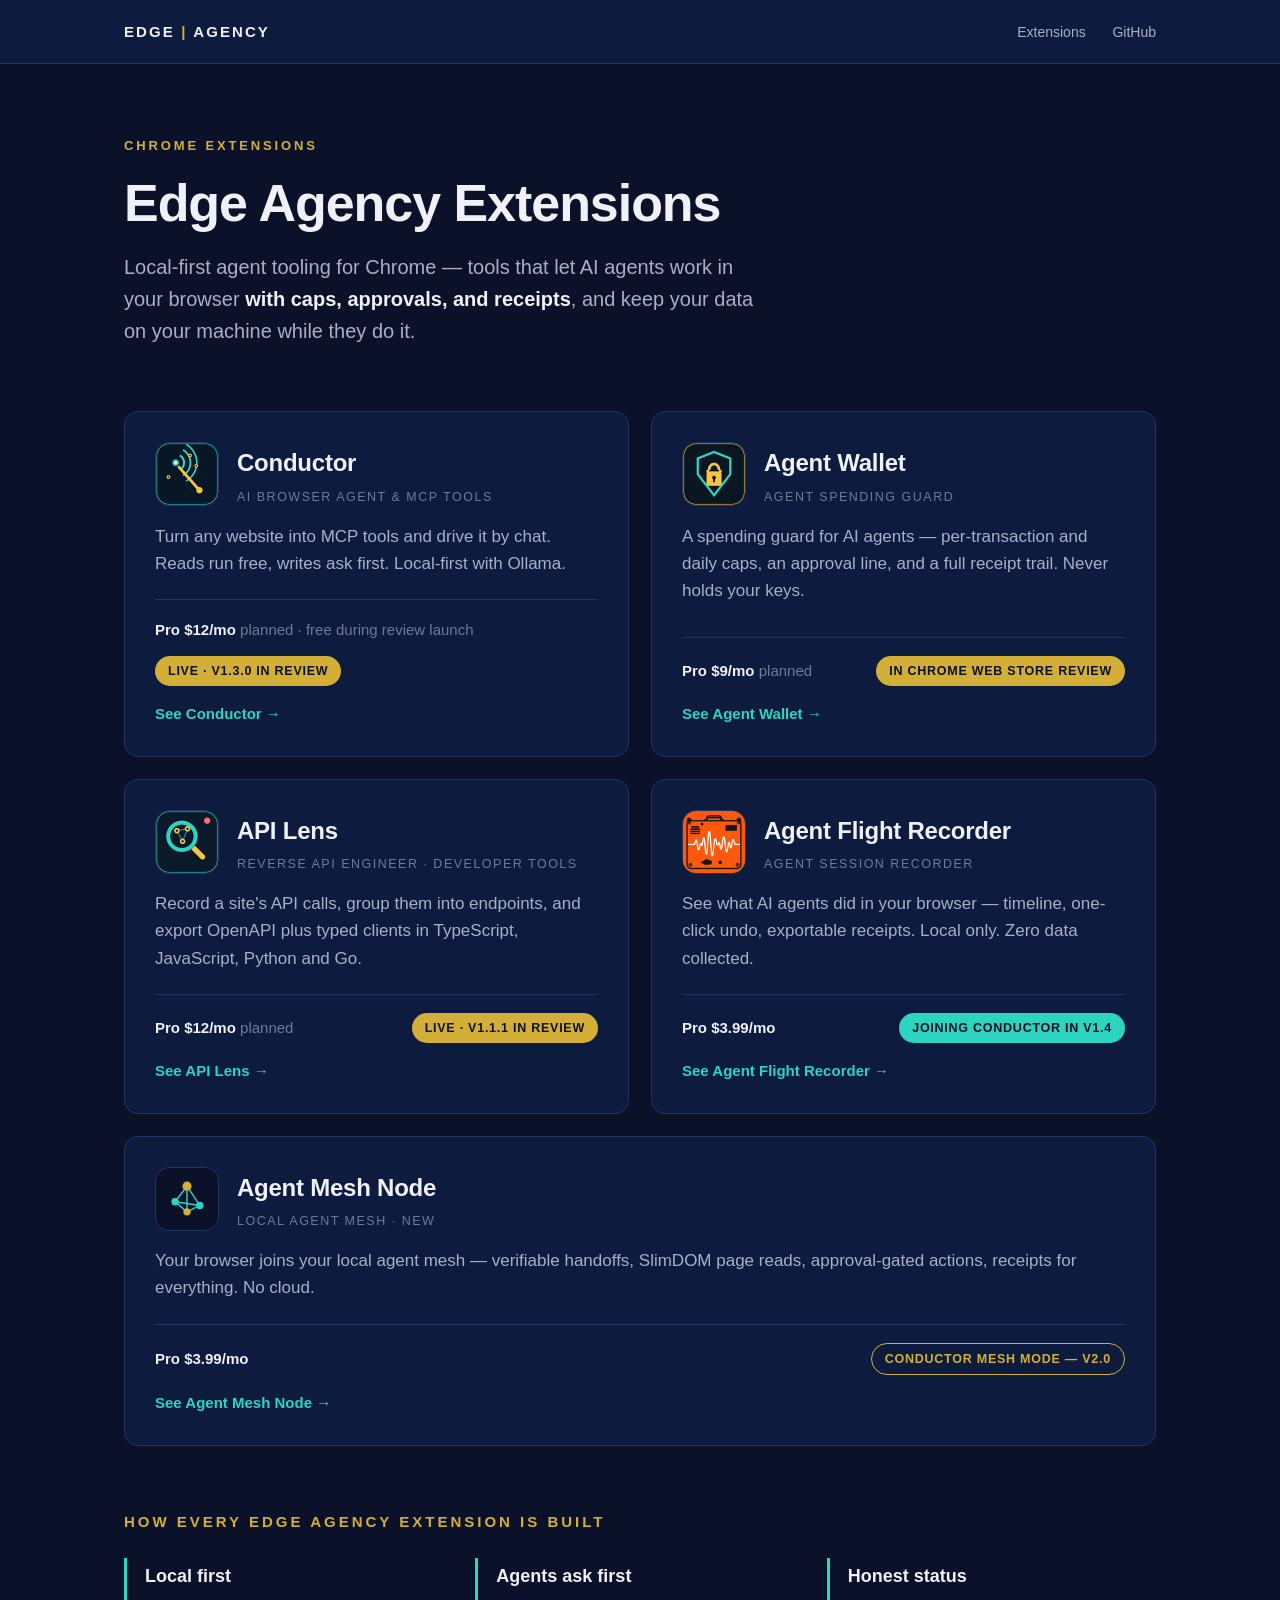
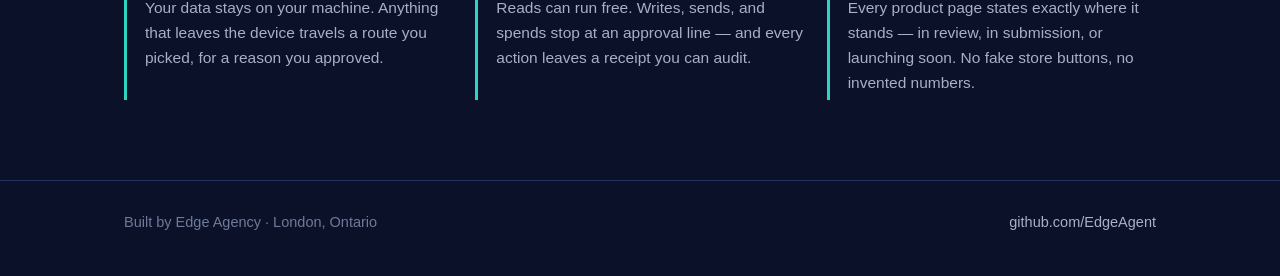
<file: index.html>
<!DOCTYPE html>
<html lang="en">
<head>
<meta charset="UTF-8">
<meta name="viewport" content="width=device-width, initial-scale=1.0">
<title>Edge Agency Extensions — Local-First Agent Tooling for Chrome</title>
<meta name="description" content="Local-first agent tooling for Chrome: browser agents, spending guards, API capture, session recording, and a local mesh node. Built by Edge Agency, London, Ontario.">
<link rel="stylesheet" href="assets/style.css">
</head>
<body>

<header class="site-header">
  <div class="wrap">
    <div class="brand">Edge <span class="bar">|</span> Agency</div>
    <nav>
      <a href="#extensions">Extensions</a>
      <a href="https://github.com/EdgeAgent">GitHub</a>
    </nav>
  </div>
</header>

<main class="wrap">

  <section class="hero">
    <p class="eyebrow">Chrome Extensions</p>
    <h1>Edge Agency Extensions</h1>
    <p class="subline">Local-first agent tooling for Chrome — tools that let AI agents
    work in your browser <strong>with caps, approvals, and receipts</strong>, and keep
    your data on your machine while they do it.</p>
  </section>

  <section class="grid" id="extensions">

    <article class="card">
      <div class="card-top">
        <div class="card-icon"><img src="assets/conductor-icon.png" alt="Conductor icon"></div>
        <div>
          <h2><a href="conductor/">Conductor</a></h2>
          <p class="cat">AI Browser Agent &amp; MCP Tools</p>
        </div>
      </div>
      <p class="pitch">Turn any website into MCP tools and drive it by chat. Reads run
      free, writes ask first. Local-first with Ollama.</p>
      <div class="card-meta">
        <div class="price">Pro $12/mo <span>planned · free during review launch</span></div>
        <span class="badge">Live · v1.3.0 in review</span>
      </div>
      <a class="details-link" href="conductor/">See Conductor →</a>
    </article>

    <article class="card">
      <div class="card-top">
        <div class="card-icon"><img src="assets/agent-wallet-icon.png" alt="Agent Wallet icon"></div>
        <div>
          <h2><a href="agent-wallet/">Agent Wallet</a></h2>
          <p class="cat">Agent Spending Guard</p>
        </div>
      </div>
      <p class="pitch">A spending guard for AI agents — per-transaction and daily caps,
      an approval line, and a full receipt trail. Never holds your keys.</p>
      <div class="card-meta">
        <div class="price">Pro $9/mo <span>planned</span></div>
        <span class="badge">In Chrome Web Store review</span>
      </div>
      <a class="details-link" href="agent-wallet/">See Agent Wallet →</a>
    </article>

    <article class="card">
      <div class="card-top">
        <div class="card-icon"><img src="assets/api-lens-icon.png" alt="API Lens icon"></div>
        <div>
          <h2><a href="api-lens/">API Lens</a></h2>
          <p class="cat">Reverse API Engineer · Developer Tools</p>
        </div>
      </div>
      <p class="pitch">Record a site's API calls, group them into endpoints, and export
      OpenAPI plus typed clients in TypeScript, JavaScript, Python and Go.</p>
      <div class="card-meta">
        <div class="price">Pro $12/mo <span>planned</span></div>
        <span class="badge">Live · v1.1.1 in review</span>
      </div>
      <a class="details-link" href="api-lens/">See API Lens →</a>
    </article>

    <article class="card">
      <div class="card-top">
        <div class="card-icon"><img src="assets/flight-recorder-icon.png" alt="Agent Flight Recorder icon"></div>
        <div>
          <h2><a href="flight-recorder/">Agent Flight Recorder</a></h2>
          <p class="cat">Agent Session Recorder</p>
        </div>
      </div>
      <p class="pitch">See what AI agents did in your browser — timeline, one-click
      undo, exportable receipts. Local only. Zero data collected.</p>
      <div class="card-meta">
        <div class="price">Pro $3.99/mo</div>
        <span class="badge teal">Joining Conductor in v1.4</span>
      </div>
      <a class="details-link" href="flight-recorder/">See Agent Flight Recorder →</a>
    </article>

    <article class="card wide">
      <div class="card-top">
        <div class="card-icon" aria-hidden="true">
          <svg width="44" height="44" viewBox="0 0 48 48" fill="none" xmlns="http://www.w3.org/2000/svg">
            <path d="M24 10 L38 31 M24 10 L11 27 M11 27 L38 31 M24 10 L24 38 M11 27 L24 38 M38 31 L24 38" stroke="#2dd4bf" stroke-width="1.6"/>
            <circle cx="24" cy="10" r="5" fill="#d4af37"/>
            <circle cx="11" cy="27" r="4" fill="#2dd4bf"/>
            <circle cx="38" cy="31" r="4" fill="#2dd4bf"/>
            <circle cx="24" cy="38" r="4" fill="#d4af37"/>
          </svg>
        </div>
        <div>
          <h2><a href="mesh-node/">Agent Mesh Node</a></h2>
          <p class="cat">Local Agent Mesh · New</p>
        </div>
      </div>
      <p class="pitch">Your browser joins your local agent mesh — verifiable handoffs,
      SlimDOM page reads, approval-gated actions, receipts for everything. No cloud.</p>
      <div class="card-meta">
        <div class="price">Pro $3.99/mo</div>
        <span class="badge outline">Conductor Mesh Mode — v2.0</span>
      </div>
      <a class="details-link" href="mesh-node/">See Agent Mesh Node →</a>
    </article>

  </section>

  <section class="principles">
    <h2>How every Edge Agency extension is built</h2>
    <div class="principles-row">
      <div class="principle">
        <h3>Local first</h3>
        <p>Your data stays on your machine. Anything that leaves the device travels
        a route you picked, for a reason you approved.</p>
      </div>
      <div class="principle">
        <h3>Agents ask first</h3>
        <p>Reads can run free. Writes, sends, and spends stop at an approval line —
        and every action leaves a receipt you can audit.</p>
      </div>
      <div class="principle">
        <h3>Honest status</h3>
        <p>Every product page states exactly where it stands — in review, in
        submission, or launching soon. No fake store buttons, no invented numbers.</p>
      </div>
    </div>
  </section>

</main>

<footer class="site-footer">
  <div class="wrap">
    <div>Built by Edge Agency · London, Ontario</div>
    <div><a href="https://github.com/EdgeAgent">github.com/EdgeAgent</a></div>
  </div>
</footer>

</body>
</html>
</file>
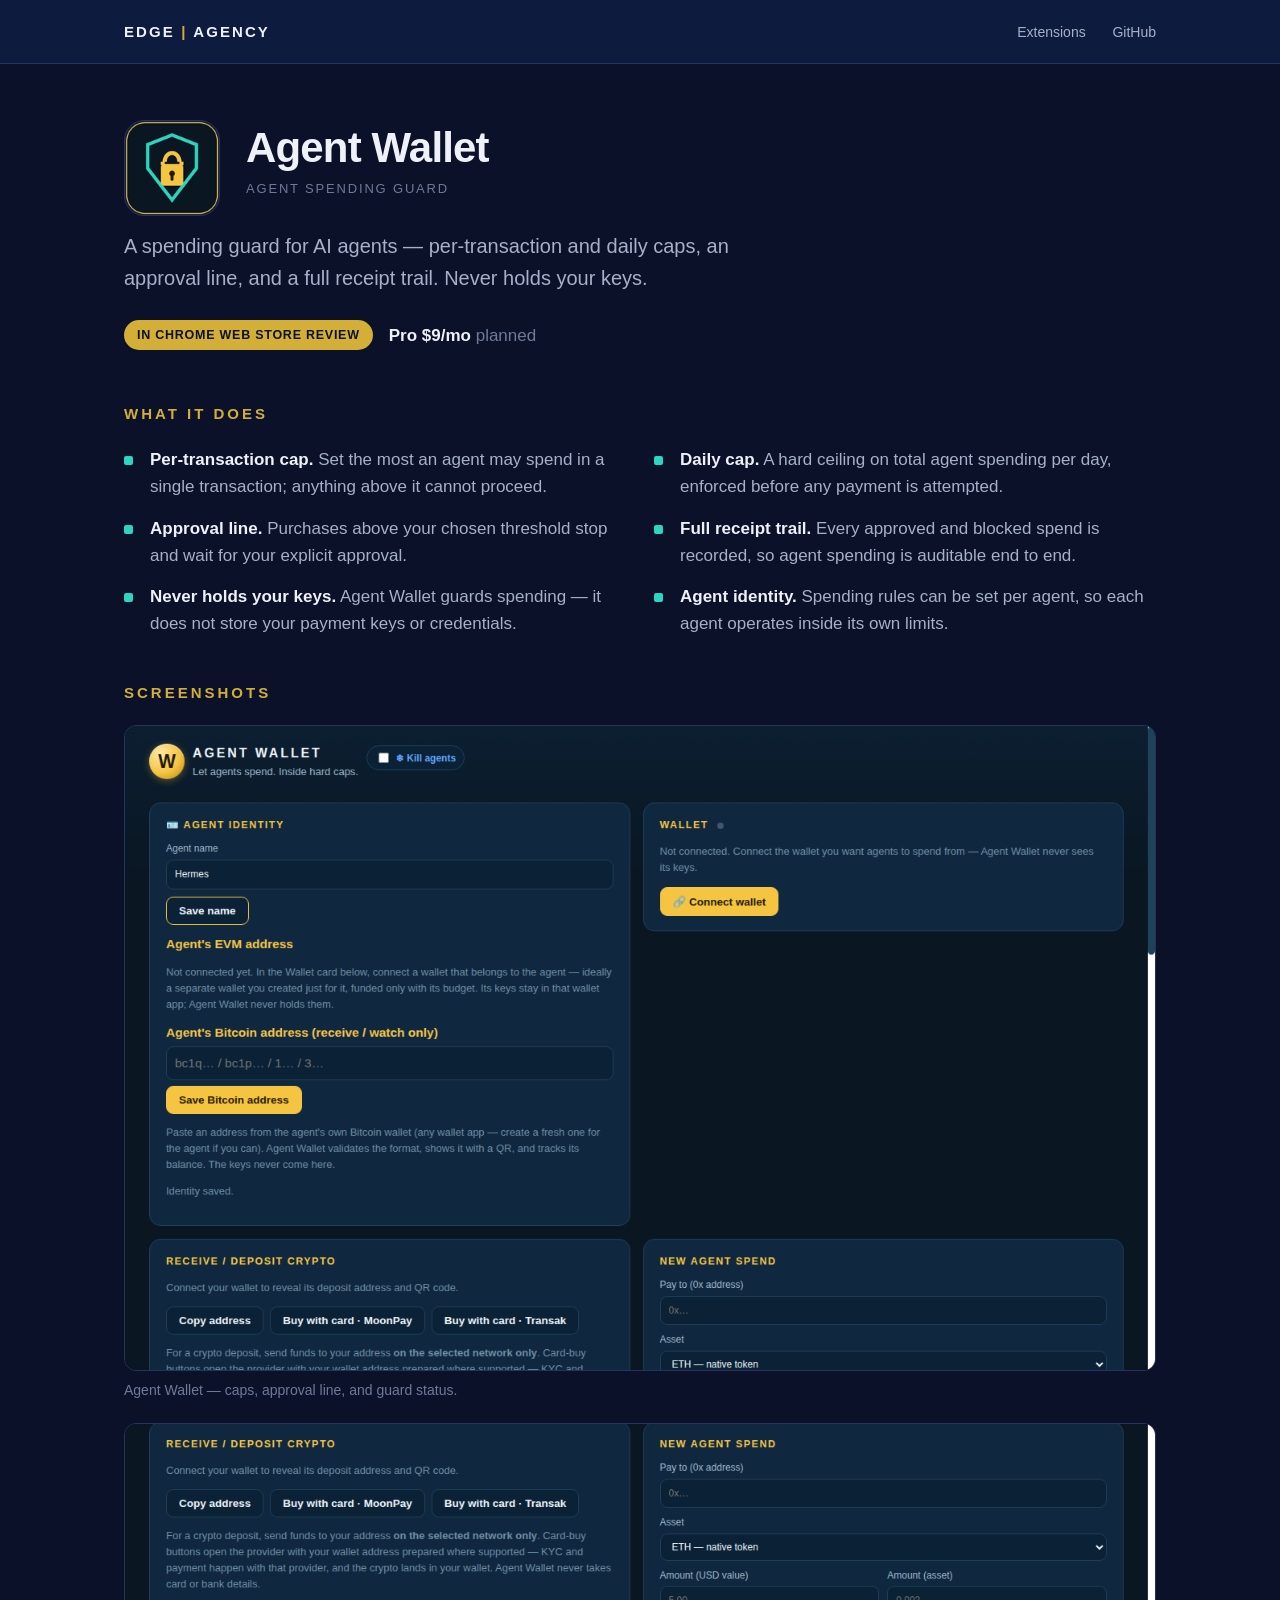
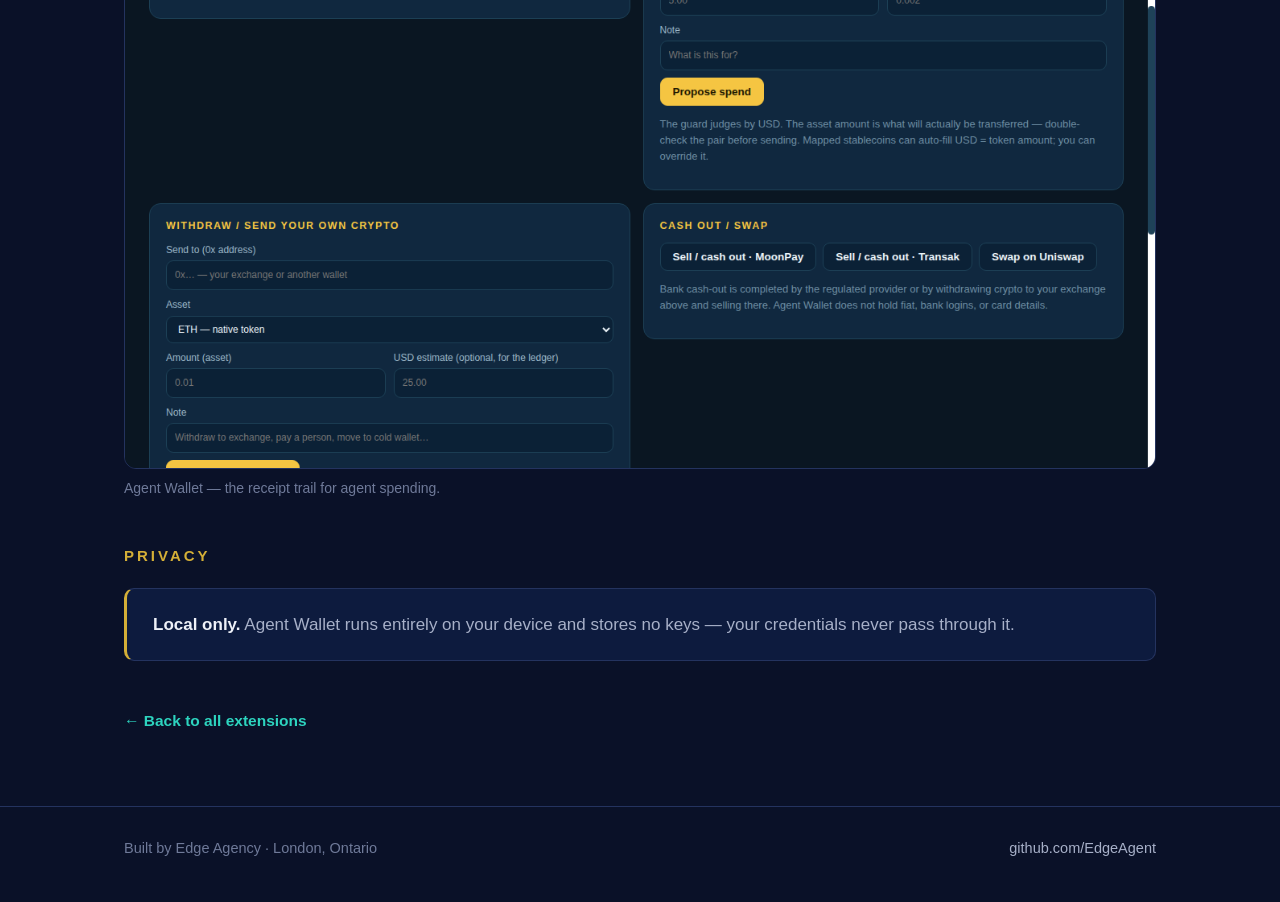
<file: agent-wallet/index.html>
<!DOCTYPE html>
<html lang="en">
<head>
<meta charset="UTF-8">
<meta name="viewport" content="width=device-width, initial-scale=1.0">
<title>Agent Wallet — Spending Guard for AI Agents | Edge Agency Extensions</title>
<meta name="description" content="Agent Wallet is a spending guard for AI agents — per-transaction and daily caps, an approval line, and a full receipt trail. Never holds your keys.">
<link rel="stylesheet" href="../assets/style.css">
</head>
<body>

<header class="site-header">
  <div class="wrap">
    <div class="brand">Edge <span class="bar">|</span> Agency</div>
    <nav>
      <a href="../">Extensions</a>
      <a href="https://github.com/EdgeAgent">GitHub</a>
    </nav>
  </div>
</header>

<main class="wrap">

  <section class="product-hero">
    <div class="product-head">
      <div class="product-icon"><img src="../assets/agent-wallet-icon.png" alt="Agent Wallet icon"></div>
      <div>
        <h1>Agent Wallet</h1>
        <p class="cat">Agent Spending Guard</p>
      </div>
    </div>
    <p class="pitch">A spending guard for AI agents — per-transaction and daily caps,
    an approval line, and a full receipt trail. Never holds your keys.</p>
    <div class="status-row">
      <span class="badge">In Chrome Web Store review</span>
      <div class="price">Pro $9/mo <span>planned</span></div>
    </div>
  </section>

  <section class="section">
    <h2>What it does</h2>
    <ul class="features">
      <li><strong>Per-transaction cap.</strong> Set the most an agent may spend in a
      single transaction; anything above it cannot proceed.</li>
      <li><strong>Daily cap.</strong> A hard ceiling on total agent spending per
      day, enforced before any payment is attempted.</li>
      <li><strong>Approval line.</strong> Purchases above your chosen threshold stop
      and wait for your explicit approval.</li>
      <li><strong>Full receipt trail.</strong> Every approved and blocked spend is
      recorded, so agent spending is auditable end to end.</li>
      <li><strong>Never holds your keys.</strong> Agent Wallet guards spending — it
      does not store your payment keys or credentials.</li>
      <li><strong>Agent identity.</strong> Spending rules can be set per agent, so
      each agent operates inside its own limits.</li>
    </ul>
  </section>

  <section class="section">
    <h2>Screenshots</h2>
    <div class="shots">
      <figure>
        <img src="../assets/agent-wallet-shot-1.png" alt="Agent Wallet — spending guard dashboard">
        <figcaption>Agent Wallet — caps, approval line, and guard status.</figcaption>
      </figure>
      <figure>
        <img src="../assets/agent-wallet-shot-2.png" alt="Agent Wallet — receipt trail">
        <figcaption>Agent Wallet — the receipt trail for agent spending.</figcaption>
      </figure>
    </div>
  </section>

  <section class="section">
    <h2>Privacy</h2>
    <div class="privacy-box">
      <p><strong>Local only.</strong> Agent Wallet runs entirely on your device and
      stores no keys — your credentials never pass through it.</p>
    </div>
  </section>

  <a class="back-link" href="../">← Back to all extensions</a>

</main>

<footer class="site-footer">
  <div class="wrap">
    <div>Built by Edge Agency · London, Ontario</div>
    <div><a href="https://github.com/EdgeAgent">github.com/EdgeAgent</a></div>
  </div>
</footer>

</body>
</html>
</file>
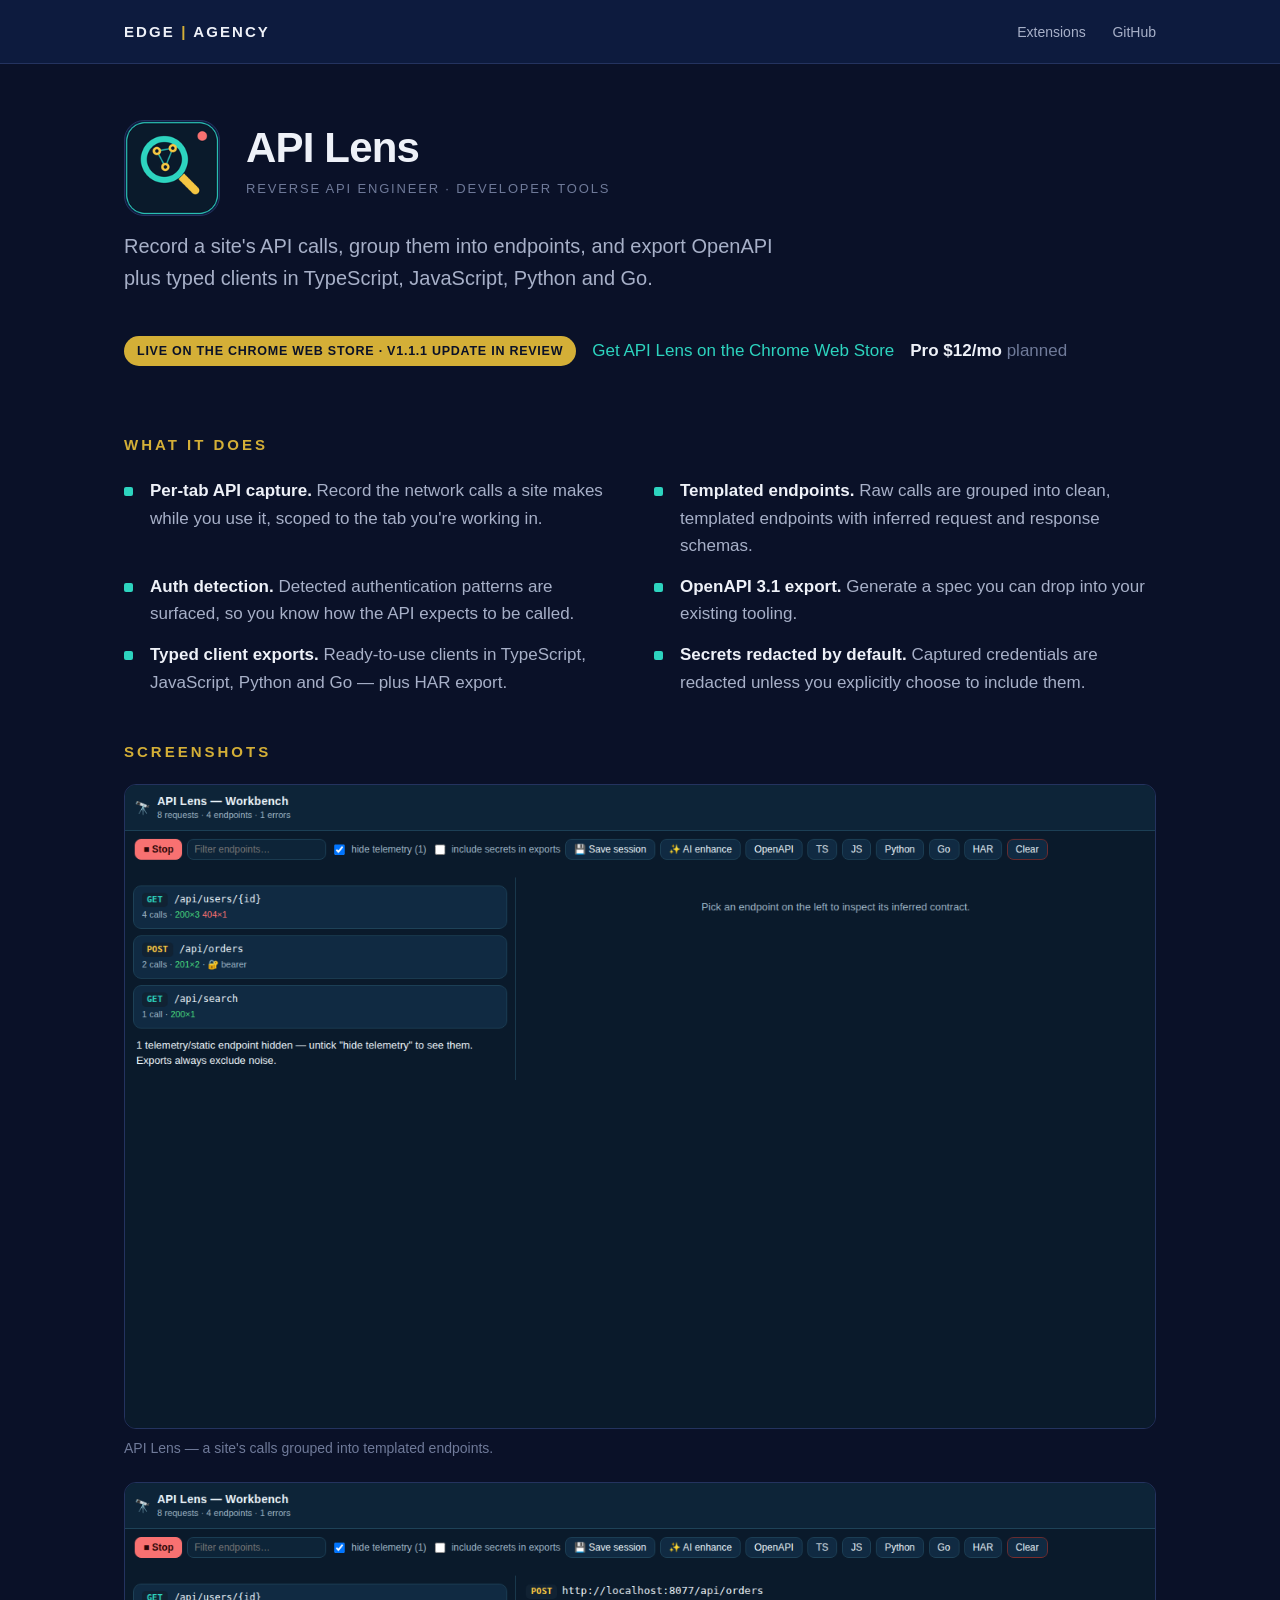
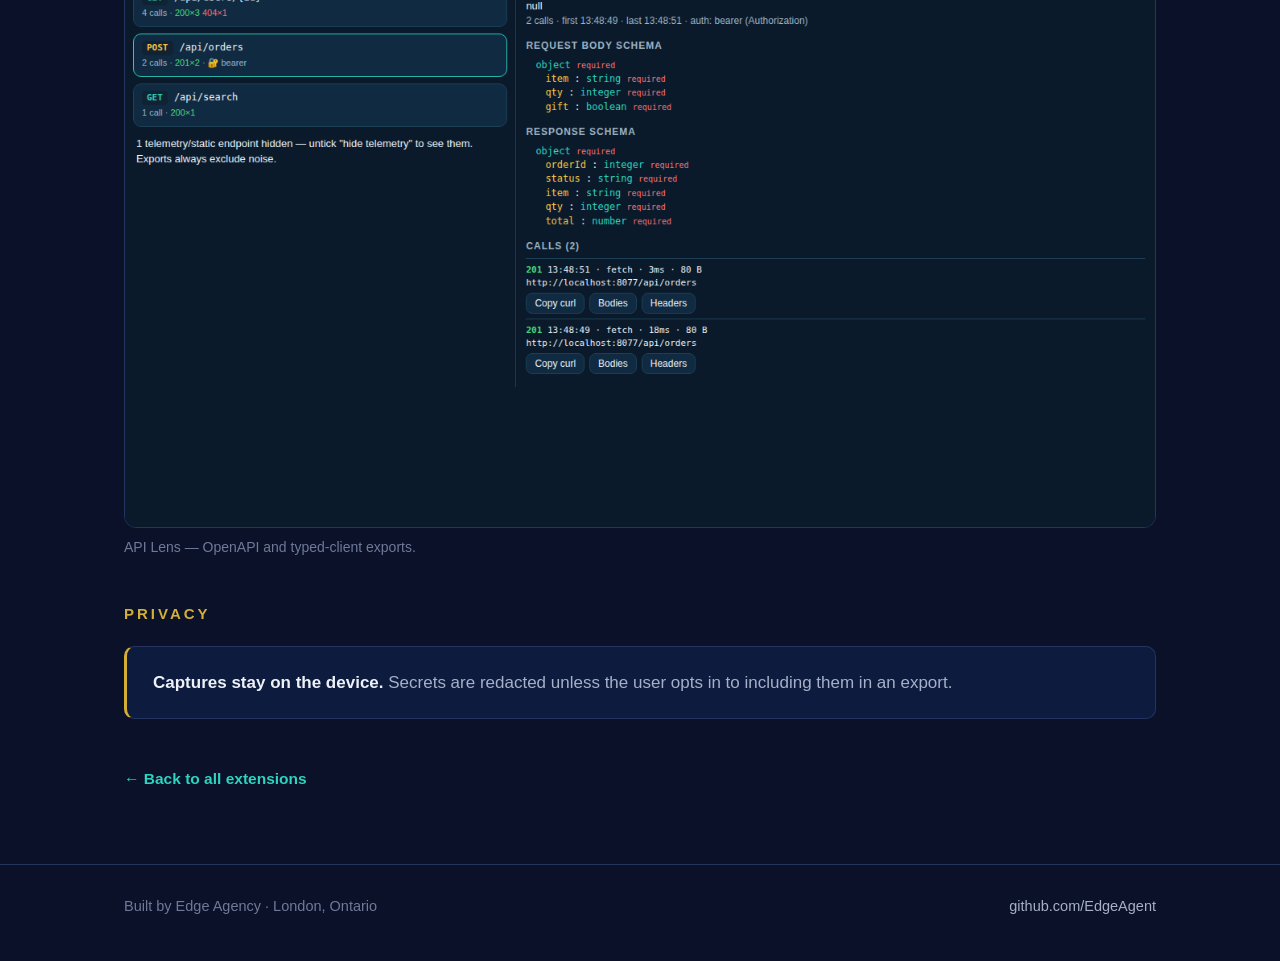
<file: api-lens/index.html>
<!DOCTYPE html>
<html lang="en">
<head>
<meta charset="UTF-8">
<meta name="viewport" content="width=device-width, initial-scale=1.0">
<title>API Lens — Reverse API Engineer | Edge Agency Extensions</title>
<meta name="description" content="API Lens records a site's API calls, groups them into endpoints, and exports OpenAPI plus typed clients in TypeScript, JavaScript, Python and Go.">
<link rel="stylesheet" href="../assets/style.css">
</head>
<body>

<header class="site-header">
  <div class="wrap">
    <div class="brand">Edge <span class="bar">|</span> Agency</div>
    <nav>
      <a href="../">Extensions</a>
      <a href="https://github.com/EdgeAgent">GitHub</a>
    </nav>
  </div>
</header>

<main class="wrap">

  <section class="product-hero">
    <div class="product-head">
      <div class="product-icon"><img src="../assets/api-lens-icon.png" alt="API Lens icon"></div>
      <div>
        <h1>API Lens</h1>
        <p class="cat">Reverse API Engineer · Developer Tools</p>
      </div>
    </div>
    <p class="pitch">Record a site's API calls, group them into endpoints, and export
    OpenAPI plus typed clients in TypeScript, JavaScript, Python and Go.</p>
    <div class="status-row">
      <span class="badge">Live on the Chrome Web Store · v1.1.1 update in review</span>
      <p><a href="https://chromewebstore.google.com/detail/jjionnmnihjhhjmgpnknmmceopdkcbom">Get API Lens on the Chrome Web Store</a></p>
      <div class="price">Pro $12/mo <span>planned</span></div>
    </div>
  </section>

  <section class="section">
    <h2>What it does</h2>
    <ul class="features">
      <li><strong>Per-tab API capture.</strong> Record the network calls a site
      makes while you use it, scoped to the tab you're working in.</li>
      <li><strong>Templated endpoints.</strong> Raw calls are grouped into clean,
      templated endpoints with inferred request and response schemas.</li>
      <li><strong>Auth detection.</strong> Detected authentication patterns are
      surfaced, so you know how the API expects to be called.</li>
      <li><strong>OpenAPI 3.1 export.</strong> Generate a spec you can drop into
      your existing tooling.</li>
      <li><strong>Typed client exports.</strong> Ready-to-use clients in
      TypeScript, JavaScript, Python and Go — plus HAR export.</li>
      <li><strong>Secrets redacted by default.</strong> Captured credentials are
      redacted unless you explicitly choose to include them.</li>
    </ul>
  </section>

  <section class="section">
    <h2>Screenshots</h2>
    <div class="shots">
      <figure>
        <img src="../assets/api-lens-shot-1.png" alt="API Lens — captured endpoints">
        <figcaption>API Lens — a site's calls grouped into templated endpoints.</figcaption>
      </figure>
      <figure>
        <img src="../assets/api-lens-shot-2.png" alt="API Lens — export options">
        <figcaption>API Lens — OpenAPI and typed-client exports.</figcaption>
      </figure>
    </div>
  </section>

  <section class="section">
    <h2>Privacy</h2>
    <div class="privacy-box">
      <p><strong>Captures stay on the device.</strong> Secrets are redacted unless
      the user opts in to including them in an export.</p>
    </div>
  </section>

  <a class="back-link" href="../">← Back to all extensions</a>

</main>

<footer class="site-footer">
  <div class="wrap">
    <div>Built by Edge Agency · London, Ontario</div>
    <div><a href="https://github.com/EdgeAgent">github.com/EdgeAgent</a></div>
  </div>
</footer>

</body>
</html>
</file>
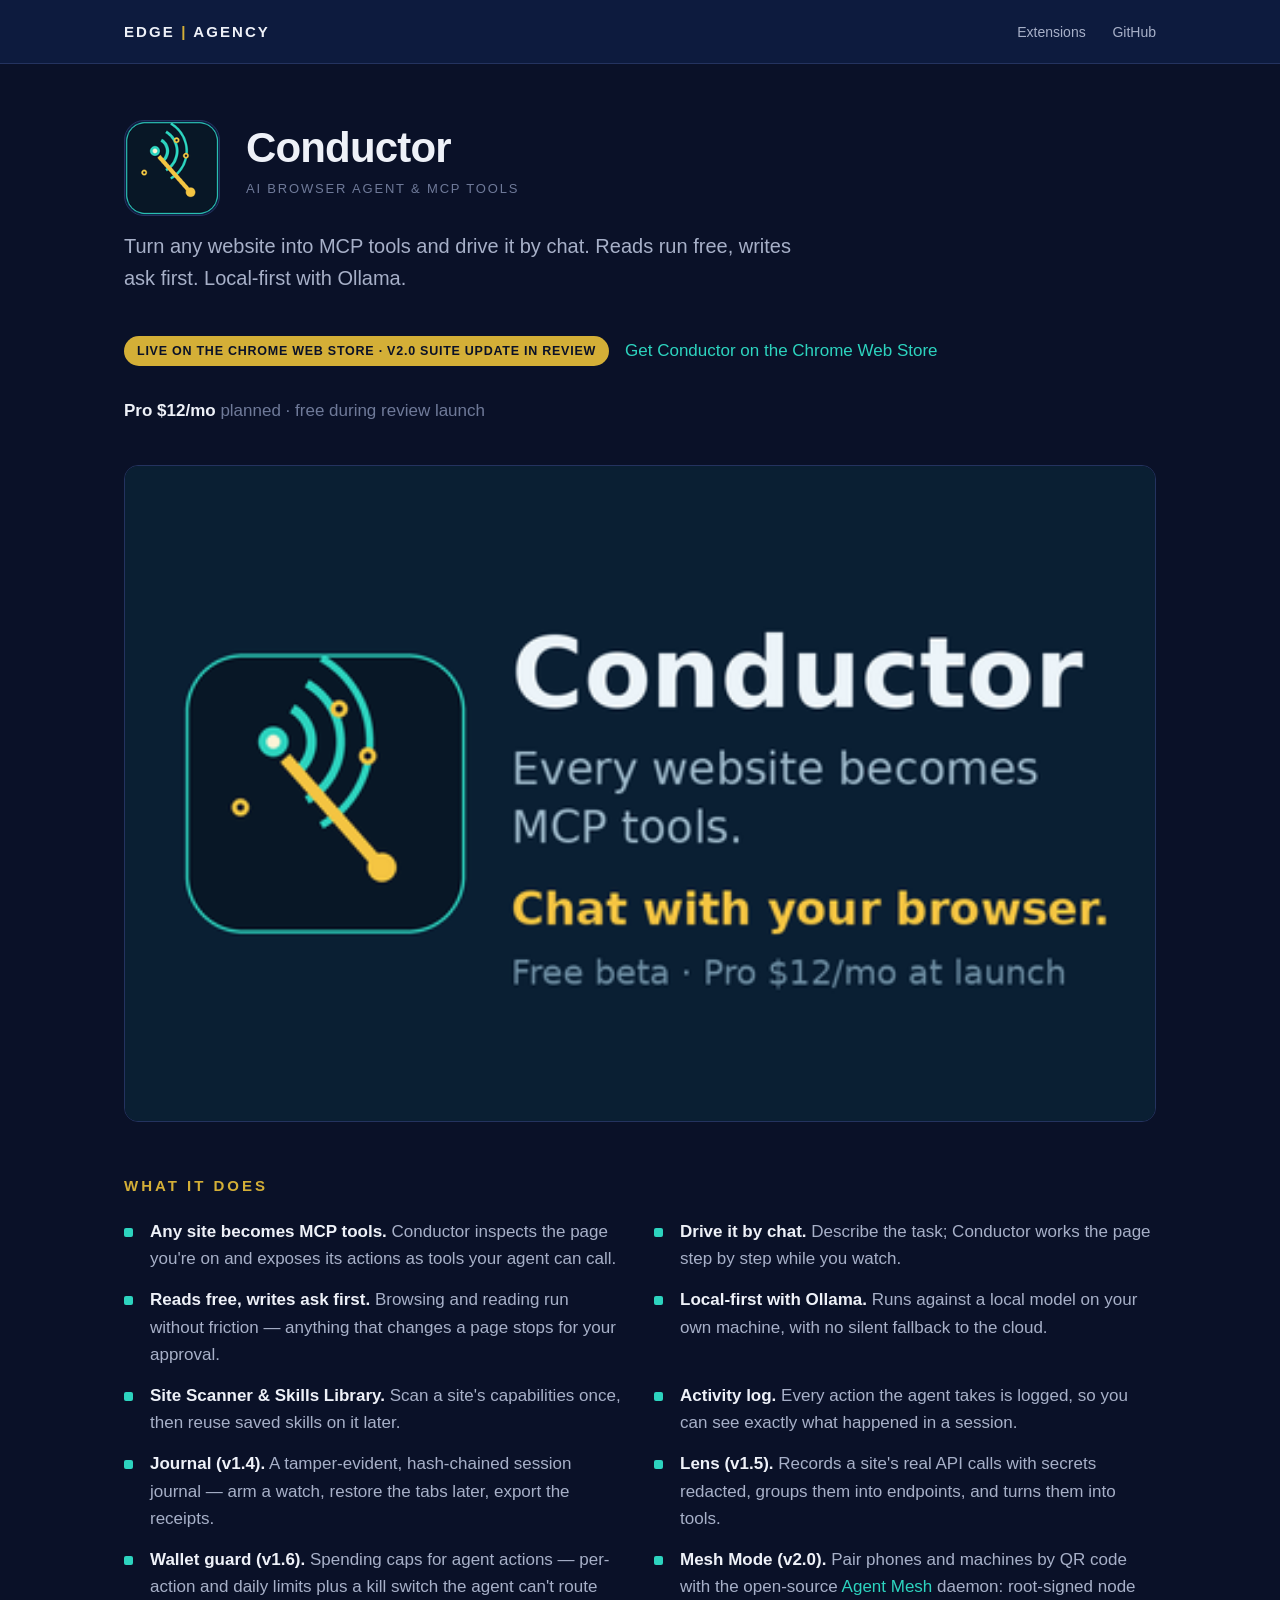
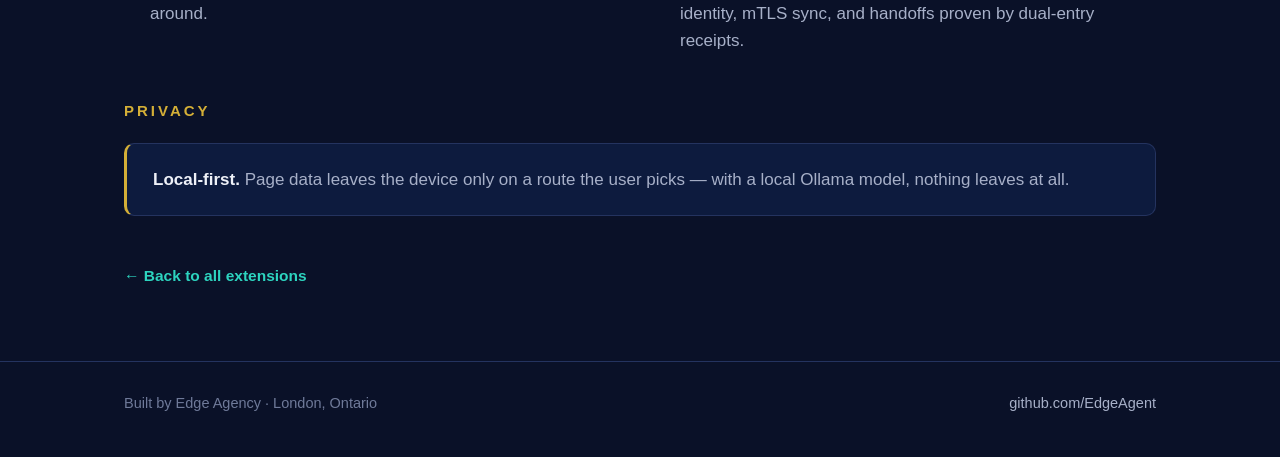
<file: conductor/index.html>
<!DOCTYPE html>
<html lang="en">
<head>
<meta charset="UTF-8">
<meta name="viewport" content="width=device-width, initial-scale=1.0">
<title>Conductor — AI Browser Agent &amp; MCP Tools | Edge Agency Extensions</title>
<meta name="description" content="Conductor turns any website into MCP tools and drives it by chat. Reads run free, writes ask first. Local-first with Ollama.">
<link rel="stylesheet" href="../assets/style.css">
</head>
<body>

<header class="site-header">
  <div class="wrap">
    <div class="brand">Edge <span class="bar">|</span> Agency</div>
    <nav>
      <a href="../">Extensions</a>
      <a href="https://github.com/EdgeAgent">GitHub</a>
    </nav>
  </div>
</header>

<main class="wrap">

  <section class="product-hero">
    <div class="product-head">
      <div class="product-icon"><img src="../assets/conductor-icon.png" alt="Conductor icon"></div>
      <div>
        <h1>Conductor</h1>
        <p class="cat">AI Browser Agent &amp; MCP Tools</p>
      </div>
    </div>
    <p class="pitch">Turn any website into MCP tools and drive it by chat. Reads run
    free, writes ask first. Local-first with Ollama.</p>
    <div class="status-row">
      <span class="badge">Live on the Chrome Web Store · v2.0 suite update in review</span>
      <p><a href="https://chromewebstore.google.com/detail/gfbfkjbimihafobafnnnbncgjepccafe">Get Conductor on the Chrome Web Store</a></p>
      <div class="price">Pro $12/mo <span>planned · free during review launch</span></div>
    </div>
    <img class="hero-img" src="../assets/conductor-promo.png" alt="Conductor — AI Browser Agent & MCP Tools">
  </section>

  <section class="section">
    <h2>What it does</h2>
    <ul class="features">
      <li><strong>Any site becomes MCP tools.</strong> Conductor inspects the page
      you're on and exposes its actions as tools your agent can call.</li>
      <li><strong>Drive it by chat.</strong> Describe the task; Conductor works the
      page step by step while you watch.</li>
      <li><strong>Reads free, writes ask first.</strong> Browsing and reading run
      without friction — anything that changes a page stops for your approval.</li>
      <li><strong>Local-first with Ollama.</strong> Runs against a local model on
      your own machine, with no silent fallback to the cloud.</li>
      <li><strong>Site Scanner &amp; Skills Library.</strong> Scan a site's
      capabilities once, then reuse saved skills on it later.</li>
      <li><strong>Activity log.</strong> Every action the agent takes is logged, so
      you can see exactly what happened in a session.</li>
      <li><strong>Journal (v1.4).</strong> A tamper-evident, hash-chained session
      journal — arm a watch, restore the tabs later, export the receipts.</li>
      <li><strong>Lens (v1.5).</strong> Records a site's real API calls with secrets
      redacted, groups them into endpoints, and turns them into tools.</li>
      <li><strong>Wallet guard (v1.6).</strong> Spending caps for agent actions —
      per-action and daily limits plus a kill switch the agent can't route around.</li>
      <li><strong>Mesh Mode (v2.0).</strong> Pair phones and machines by QR code with
      the open-source <a href="https://github.com/EdgeAgent/conductor/tree/main/mesh">Agent Mesh</a>
      daemon: root-signed node identity, mTLS sync, and handoffs proven by
      dual-entry receipts.</li>
    </ul>
  </section>

  <section class="section">
    <h2>Privacy</h2>
    <div class="privacy-box">
      <p><strong>Local-first.</strong> Page data leaves the device only on a route
      the user picks — with a local Ollama model, nothing leaves at all.</p>
    </div>
  </section>

  <a class="back-link" href="../">← Back to all extensions</a>

</main>

<footer class="site-footer">
  <div class="wrap">
    <div>Built by Edge Agency · London, Ontario</div>
    <div><a href="https://github.com/EdgeAgent">github.com/EdgeAgent</a></div>
  </div>
</footer>

</body>
</html>
</file>
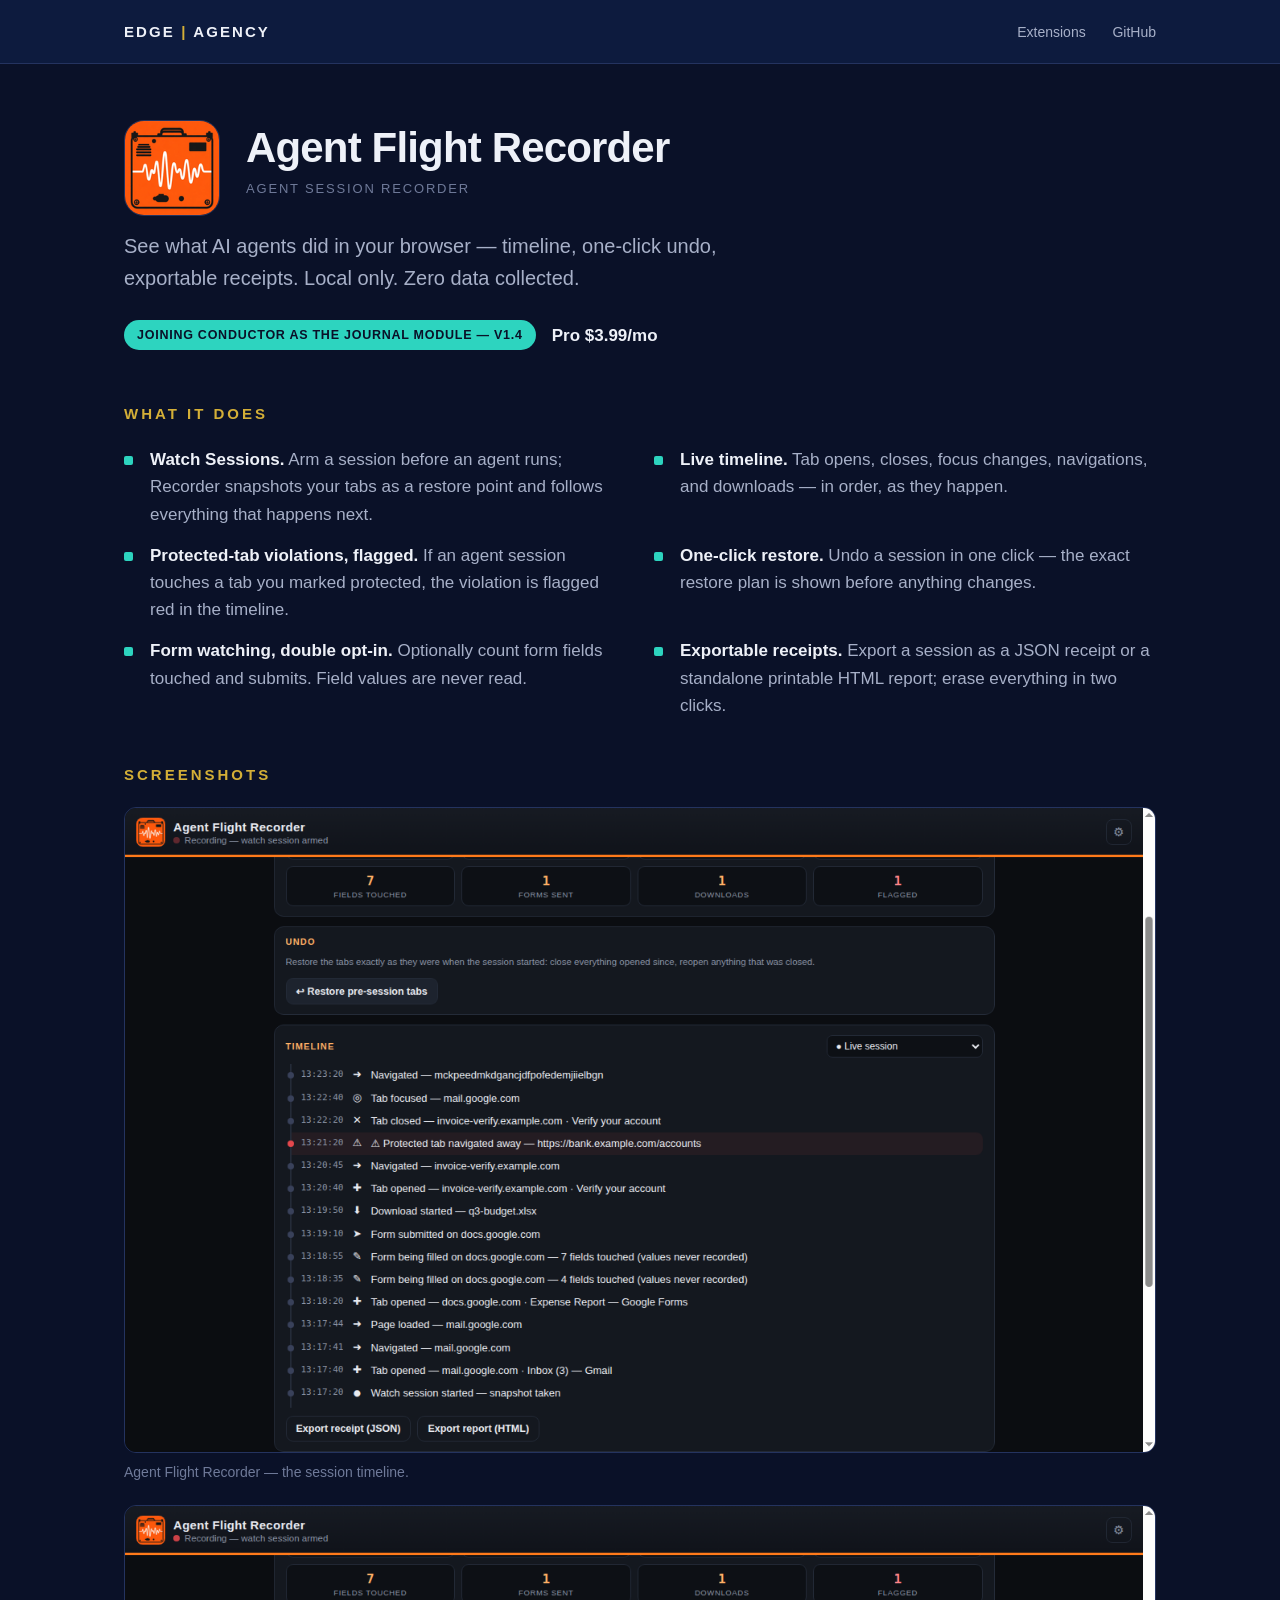
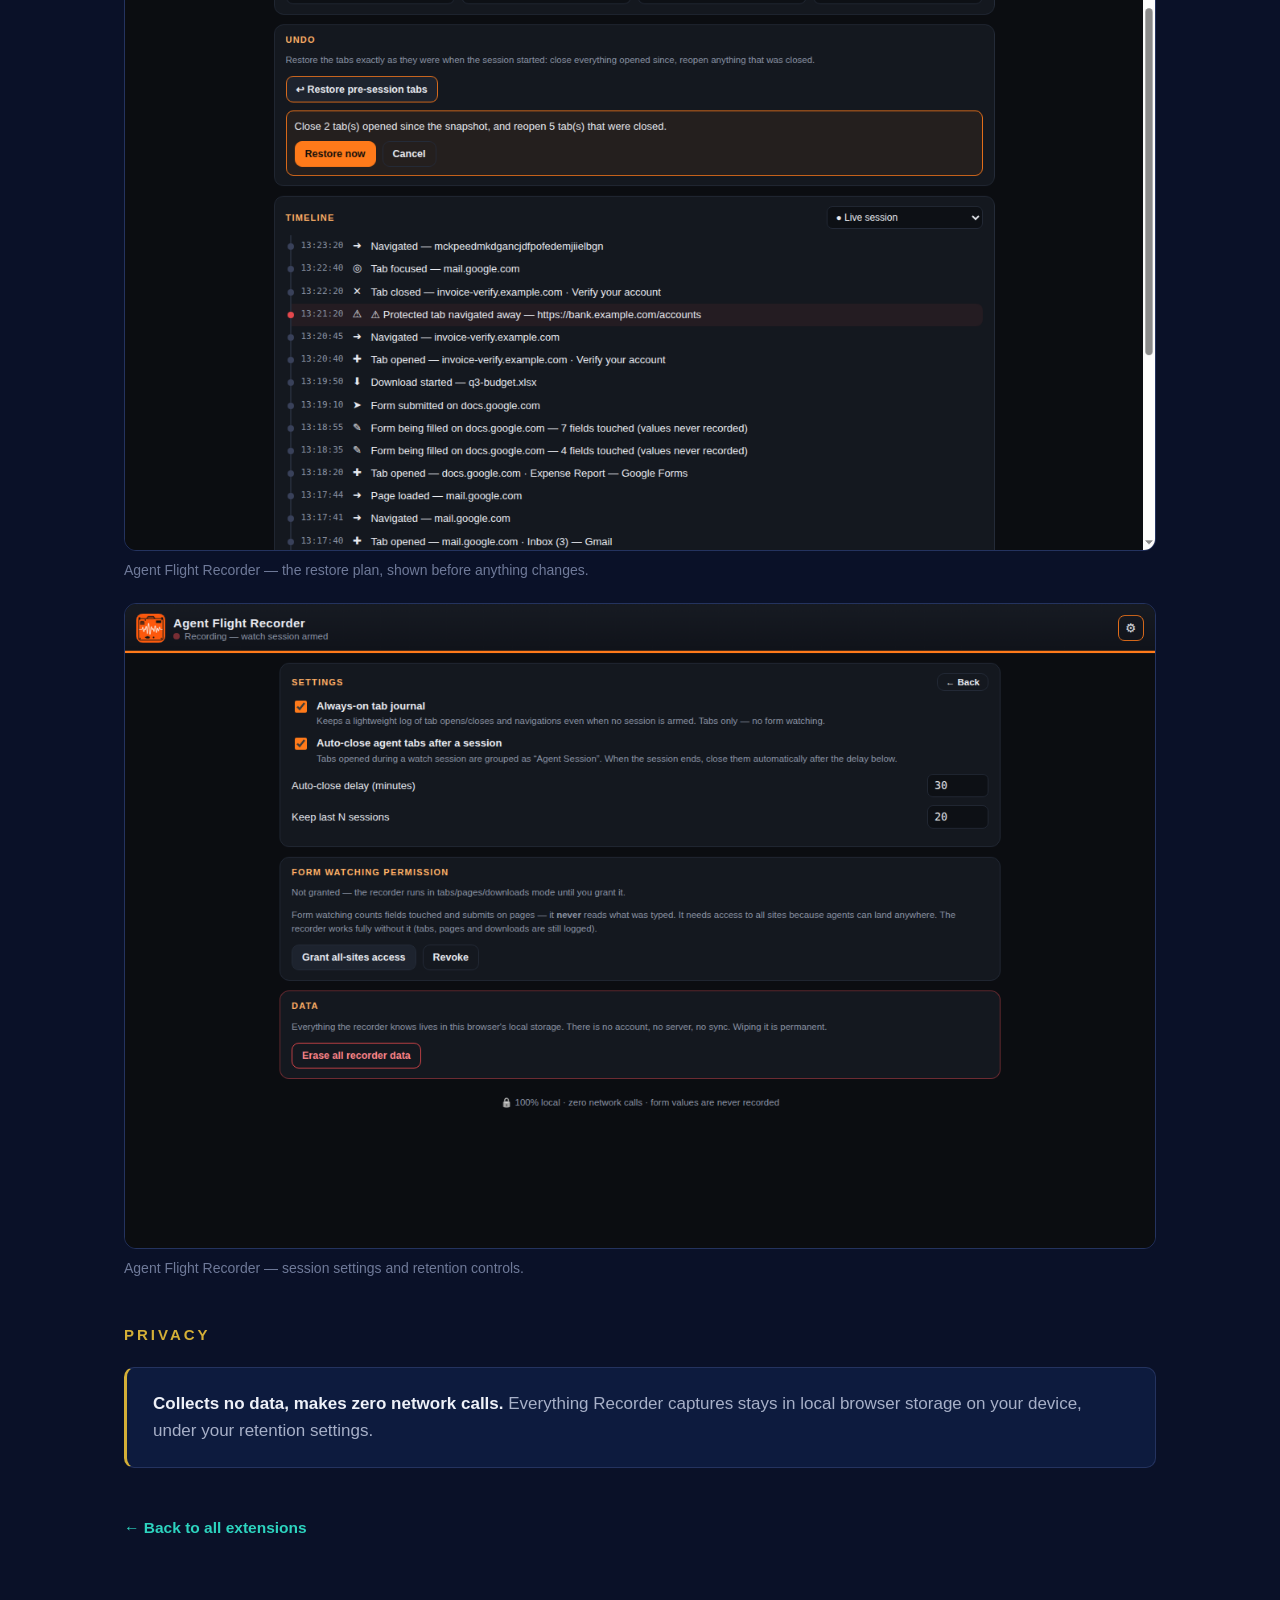
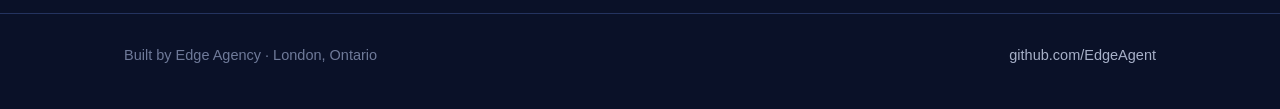
<file: flight-recorder/index.html>
<!DOCTYPE html>
<html lang="en">
<head>
<meta charset="UTF-8">
<meta name="viewport" content="width=device-width, initial-scale=1.0">
<title>Agent Flight Recorder — See What AI Agents Did in Your Browser | Edge Agency Extensions</title>
<meta name="description" content="Agent Flight Recorder shows what AI agents did in your browser — timeline, one-click undo, exportable receipts. Local only. Zero data collected.">
<link rel="stylesheet" href="../assets/style.css">
</head>
<body>

<header class="site-header">
  <div class="wrap">
    <div class="brand">Edge <span class="bar">|</span> Agency</div>
    <nav>
      <a href="../">Extensions</a>
      <a href="https://github.com/EdgeAgent">GitHub</a>
    </nav>
  </div>
</header>

<main class="wrap">

  <section class="product-hero">
    <div class="product-head">
      <div class="product-icon"><img src="../assets/flight-recorder-icon.png" alt="Agent Flight Recorder icon"></div>
      <div>
        <h1>Agent Flight Recorder</h1>
        <p class="cat">Agent Session Recorder</p>
      </div>
    </div>
    <p class="pitch">See what AI agents did in your browser — timeline, one-click
    undo, exportable receipts. Local only. Zero data collected.</p>
    <div class="status-row">
      <span class="badge teal">Joining Conductor as the Journal module — v1.4</span>
      <div class="price">Pro $3.99/mo</div>
    </div>
  </section>

  <section class="section">
    <h2>What it does</h2>
    <ul class="features">
      <li><strong>Watch Sessions.</strong> Arm a session before an agent runs;
      Recorder snapshots your tabs as a restore point and follows everything
      that happens next.</li>
      <li><strong>Live timeline.</strong> Tab opens, closes, focus changes,
      navigations, and downloads — in order, as they happen.</li>
      <li><strong>Protected-tab violations, flagged.</strong> If an agent session
      touches a tab you marked protected, the violation is flagged red in the
      timeline.</li>
      <li><strong>One-click restore.</strong> Undo a session in one click — the
      exact restore plan is shown before anything changes.</li>
      <li><strong>Form watching, double opt-in.</strong> Optionally count form
      fields touched and submits. Field values are never read.</li>
      <li><strong>Exportable receipts.</strong> Export a session as a JSON receipt
      or a standalone printable HTML report; erase everything in two clicks.</li>
    </ul>
  </section>

  <section class="section">
    <h2>Screenshots</h2>
    <div class="shots">
      <figure>
        <img src="../assets/flight-recorder-shot-1.png" alt="Agent Flight Recorder — session timeline">
        <figcaption>Agent Flight Recorder — the session timeline.</figcaption>
      </figure>
      <figure>
        <img src="../assets/flight-recorder-shot-2.png" alt="Agent Flight Recorder — one-click restore plan">
        <figcaption>Agent Flight Recorder — the restore plan, shown before anything changes.</figcaption>
      </figure>
      <figure>
        <img src="../assets/flight-recorder-shot-3.png" alt="Agent Flight Recorder — settings">
        <figcaption>Agent Flight Recorder — session settings and retention controls.</figcaption>
      </figure>
    </div>
  </section>

  <section class="section">
    <h2>Privacy</h2>
    <div class="privacy-box">
      <p><strong>Collects no data, makes zero network calls.</strong> Everything
      Recorder captures stays in local browser storage on your device, under your
      retention settings.</p>
    </div>
  </section>

  <a class="back-link" href="../">← Back to all extensions</a>

</main>

<footer class="site-footer">
  <div class="wrap">
    <div>Built by Edge Agency · London, Ontario</div>
    <div><a href="https://github.com/EdgeAgent">github.com/EdgeAgent</a></div>
  </div>
</footer>

</body>
</html>
</file>
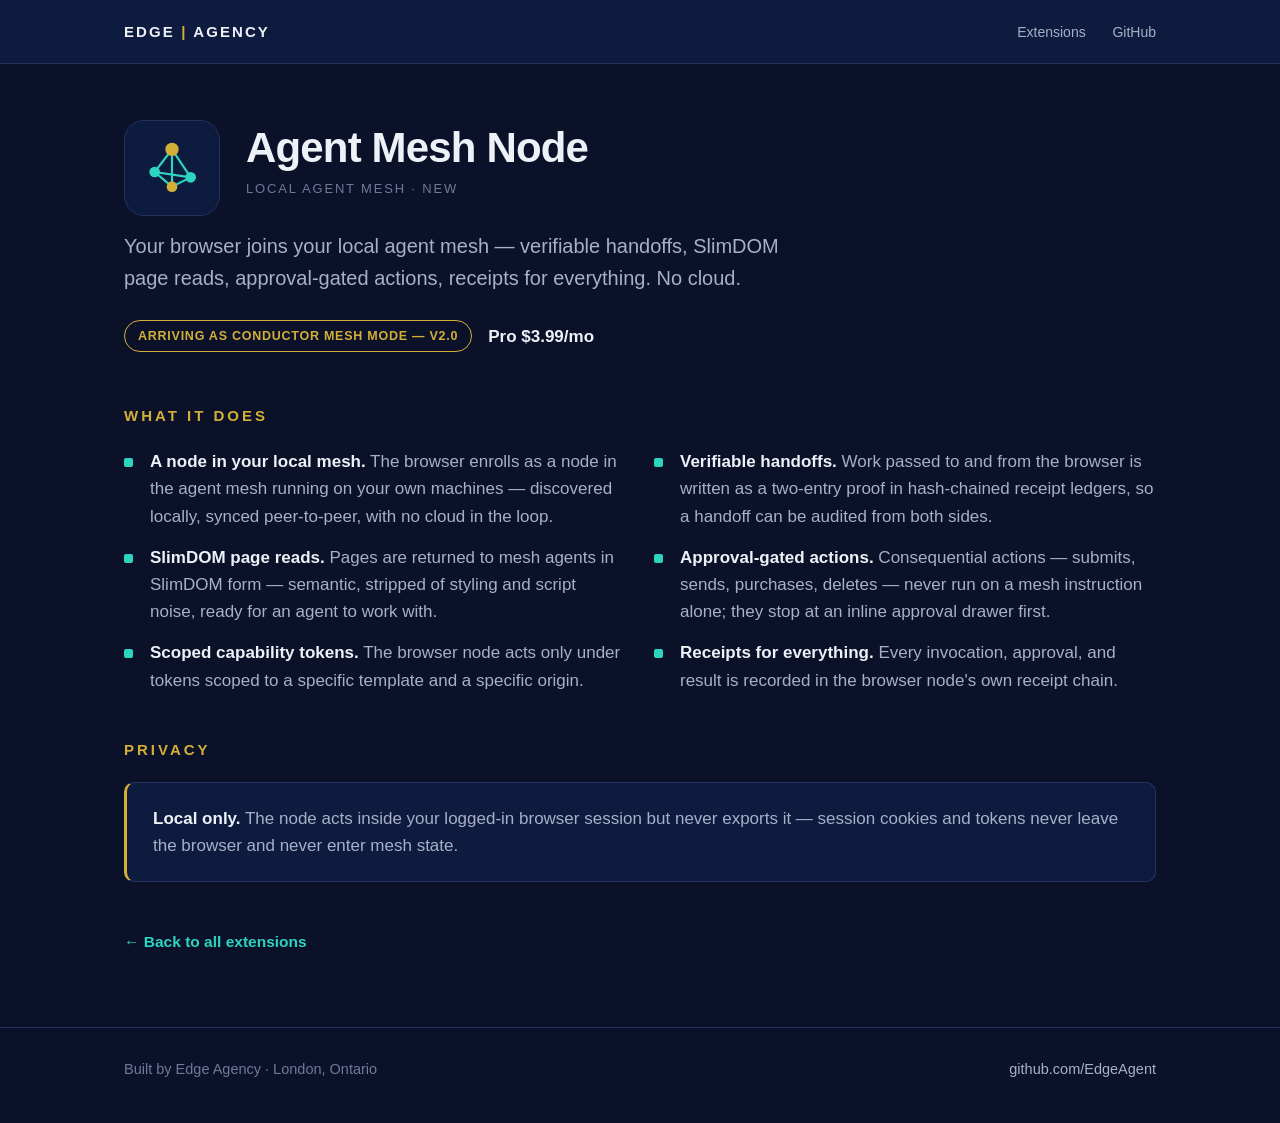
<file: mesh-node/index.html>
<!DOCTYPE html>
<html lang="en">
<head>
<meta charset="UTF-8">
<meta name="viewport" content="width=device-width, initial-scale=1.0">
<title>Agent Mesh Node — Your Browser Joins Your Local Agent Mesh | Edge Agency Extensions</title>
<meta name="description" content="Agent Mesh Node lets your browser join your local agent mesh — verifiable handoffs, SlimDOM page reads, approval-gated actions, receipts for everything. No cloud.">
<link rel="stylesheet" href="../assets/style.css">
</head>
<body>

<header class="site-header">
  <div class="wrap">
    <div class="brand">Edge <span class="bar">|</span> Agency</div>
    <nav>
      <a href="../">Extensions</a>
      <a href="https://github.com/EdgeAgent">GitHub</a>
    </nav>
  </div>
</header>

<main class="wrap">

  <section class="product-hero">
    <div class="product-head">
      <div class="product-icon" aria-hidden="true">
        <svg width="64" height="64" viewBox="0 0 48 48" fill="none" xmlns="http://www.w3.org/2000/svg">
          <path d="M24 10 L38 31 M24 10 L11 27 M11 27 L38 31 M24 10 L24 38 M11 27 L24 38 M38 31 L24 38" stroke="#2dd4bf" stroke-width="1.6"/>
          <circle cx="24" cy="10" r="5" fill="#d4af37"/>
          <circle cx="11" cy="27" r="4" fill="#2dd4bf"/>
          <circle cx="38" cy="31" r="4" fill="#2dd4bf"/>
          <circle cx="24" cy="38" r="4" fill="#d4af37"/>
        </svg>
      </div>
      <div>
        <h1>Agent Mesh Node</h1>
        <p class="cat">Local Agent Mesh · New</p>
      </div>
    </div>
    <p class="pitch">Your browser joins your local agent mesh — verifiable handoffs,
    SlimDOM page reads, approval-gated actions, receipts for everything. No cloud.</p>
    <div class="status-row">
      <span class="badge outline">Arriving as Conductor Mesh Mode — v2.0</span>
      <div class="price">Pro $3.99/mo</div>
    </div>
  </section>

  <section class="section">
    <h2>What it does</h2>
    <ul class="features">
      <li><strong>A node in your local mesh.</strong> The browser enrolls as a node
      in the agent mesh running on your own machines — discovered locally, synced
      peer-to-peer, with no cloud in the loop.</li>
      <li><strong>Verifiable handoffs.</strong> Work passed to and from the browser
      is written as a two-entry proof in hash-chained receipt ledgers, so a handoff
      can be audited from both sides.</li>
      <li><strong>SlimDOM page reads.</strong> Pages are returned to mesh agents in
      SlimDOM form — semantic, stripped of styling and script noise, ready for an
      agent to work with.</li>
      <li><strong>Approval-gated actions.</strong> Consequential actions — submits,
      sends, purchases, deletes — never run on a mesh instruction alone; they stop
      at an inline approval drawer first.</li>
      <li><strong>Scoped capability tokens.</strong> The browser node acts only
      under tokens scoped to a specific template and a specific origin.</li>
      <li><strong>Receipts for everything.</strong> Every invocation, approval, and
      result is recorded in the browser node's own receipt chain.</li>
    </ul>
  </section>

  <section class="section">
    <h2>Privacy</h2>
    <div class="privacy-box">
      <p><strong>Local only.</strong> The node acts inside your logged-in browser
      session but never exports it — session cookies and tokens never leave the
      browser and never enter mesh state.</p>
    </div>
  </section>

  <a class="back-link" href="../">← Back to all extensions</a>

</main>

<footer class="site-footer">
  <div class="wrap">
    <div>Built by Edge Agency · London, Ontario</div>
    <div><a href="https://github.com/EdgeAgent">github.com/EdgeAgent</a></div>
  </div>
</footer>

</body>
</html>
</file>
<file: assets/style.css>
/* Edge Agency Extensions — shared stylesheet
   Premium dark navy / gold / teal. Static: no animation, no transitions. */

:root {
  --navy: #0a1128;
  --navy-2: #0d1b3e;
  --navy-3: #12234f;
  --ink: #eef1f8;
  --muted: #a7b0c8;
  --faint: #6f7a99;
  --gold: #d4af37;
  --teal: #2dd4bf;
  --line: #24335f;
  --card: #0d1b3e;
}

* { box-sizing: border-box; }

html { background: var(--navy); }

body {
  margin: 0;
  background: var(--navy);
  color: var(--ink);
  font-family: -apple-system, BlinkMacSystemFont, "Segoe UI", Roboto,
    "Helvetica Neue", Arial, sans-serif;
  font-size: 17px;
  line-height: 1.6;
  -webkit-font-smoothing: antialiased;
}

a { color: var(--teal); text-decoration: none; }
a:hover { text-decoration: underline; }

.wrap {
  max-width: 1080px;
  margin: 0 auto;
  padding: 0 24px;
}

/* ---------- header ---------- */

.site-header {
  border-bottom: 1px solid var(--line);
  background: var(--navy-2);
}

.site-header .wrap {
  display: flex;
  align-items: center;
  justify-content: space-between;
  padding-top: 18px;
  padding-bottom: 18px;
}

.brand {
  font-size: 15px;
  font-weight: 700;
  letter-spacing: 0.14em;
  text-transform: uppercase;
  color: var(--ink);
}
.brand .bar { color: var(--gold); }

.site-header nav a {
  color: var(--muted);
  font-size: 14px;
  margin-left: 22px;
}
.site-header nav a:hover { color: var(--ink); text-decoration: none; }

/* ---------- hero (hub) ---------- */

.hero { padding: 72px 0 16px; }

.eyebrow {
  font-size: 13px;
  font-weight: 700;
  letter-spacing: 0.22em;
  text-transform: uppercase;
  color: var(--gold);
  margin: 0 0 18px;
}

.hero h1 {
  font-size: 52px;
  line-height: 1.08;
  font-weight: 800;
  letter-spacing: -0.02em;
  margin: 0 0 20px;
  max-width: 760px;
}

.hero .subline {
  font-size: 20px;
  color: var(--muted);
  max-width: 640px;
  margin: 0;
}

.hero .subline strong { color: var(--ink); font-weight: 600; }

/* ---------- card grid (hub) ---------- */

.grid {
  display: grid;
  grid-template-columns: repeat(2, 1fr);
  gap: 22px;
  padding: 48px 0 8px;
}

.card {
  background: var(--card);
  border: 1px solid var(--line);
  border-radius: 14px;
  padding: 30px;
  display: flex;
  flex-direction: column;
}

.card.wide { grid-column: 1 / -1; }

.card-top {
  display: flex;
  align-items: flex-start;
  gap: 18px;
  margin-bottom: 16px;
}

.card-icon {
  width: 64px;
  height: 64px;
  border-radius: 14px;
  flex: none;
  background: var(--navy);
  border: 1px solid var(--line);
  display: flex;
  align-items: center;
  justify-content: center;
  overflow: hidden;
}
.card-icon img { width: 64px; height: 64px; display: block; }

.card h2 {
  font-size: 24px;
  font-weight: 700;
  letter-spacing: -0.01em;
  margin: 2px 0 4px;
}
.card h2 a { color: var(--ink); }
.card h2 a:hover { color: var(--gold); text-decoration: none; }

.card .cat {
  font-size: 12.5px;
  letter-spacing: 0.12em;
  text-transform: uppercase;
  color: var(--faint);
  margin: 0;
}

.card .pitch {
  color: var(--muted);
  margin: 0 0 22px;
  flex: 1;
}

.card-meta {
  display: flex;
  align-items: center;
  justify-content: space-between;
  gap: 14px;
  flex-wrap: wrap;
  border-top: 1px solid var(--line);
  padding-top: 18px;
}

.price {
  font-size: 15px;
  font-weight: 600;
  color: var(--ink);
}
.price span { color: var(--faint); font-weight: 400; }

.badge {
  display: inline-block;
  font-size: 12.5px;
  font-weight: 700;
  letter-spacing: 0.06em;
  text-transform: uppercase;
  color: var(--navy);
  background: var(--gold);
  border-radius: 999px;
  padding: 5px 13px;
  white-space: nowrap;
}
.badge.teal { background: var(--teal); }
.badge.outline {
  background: transparent;
  color: var(--gold);
  border: 1px solid var(--gold);
}

.card .details-link {
  font-size: 15px;
  font-weight: 600;
  margin-top: 16px;
}

/* ---------- principles strip (hub) ---------- */

.principles {
  padding: 56px 0 8px;
}
.principles h2 {
  font-size: 15px;
  letter-spacing: 0.2em;
  text-transform: uppercase;
  color: var(--gold);
  margin: 0 0 24px;
}
.principles-row {
  display: grid;
  grid-template-columns: repeat(3, 1fr);
  gap: 22px;
}
.principle {
  border-left: 3px solid var(--teal);
  padding: 4px 0 4px 18px;
}
.principle h3 { margin: 0 0 6px; font-size: 18px; }
.principle p { margin: 0; color: var(--muted); font-size: 15.5px; }

/* ---------- product pages ---------- */

.product-hero { padding: 56px 0 8px; }

.product-head {
  display: flex;
  gap: 26px;
  align-items: flex-start;
}

.product-icon {
  width: 96px;
  height: 96px;
  border-radius: 20px;
  flex: none;
  background: var(--navy-2);
  border: 1px solid var(--line);
  display: flex;
  align-items: center;
  justify-content: center;
  overflow: hidden;
}
.product-icon img { width: 96px; height: 96px; display: block; }

.product-hero h1 {
  font-size: 42px;
  line-height: 1.12;
  font-weight: 800;
  letter-spacing: -0.02em;
  margin: 4px 0 8px;
}

.product-hero .cat {
  font-size: 13px;
  letter-spacing: 0.14em;
  text-transform: uppercase;
  color: var(--faint);
  margin: 0 0 10px;
}

.product-hero .pitch {
  font-size: 20px;
  color: var(--muted);
  max-width: 680px;
  margin: 14px 0 0;
}

.status-row {
  display: flex;
  align-items: center;
  gap: 16px;
  flex-wrap: wrap;
  margin-top: 26px;
}

.status-row .price { font-size: 17px; }

.hero-img {
  width: 100%;
  border: 1px solid var(--line);
  border-radius: 14px;
  display: block;
  margin: 40px 0 0;
}

.section { padding: 44px 0 0; }

.section h2 {
  font-size: 15px;
  letter-spacing: 0.2em;
  text-transform: uppercase;
  color: var(--gold);
  margin: 0 0 20px;
}

.features {
  list-style: none;
  margin: 0;
  padding: 0;
  display: grid;
  grid-template-columns: repeat(2, 1fr);
  gap: 14px 28px;
}
.features li {
  padding-left: 26px;
  position: relative;
  color: var(--muted);
}
.features li::before {
  content: "";
  position: absolute;
  left: 0;
  top: 10px;
  width: 9px;
  height: 9px;
  border-radius: 2px;
  background: var(--teal);
}
.features li strong { color: var(--ink); font-weight: 600; }

.shots {
  display: grid;
  grid-template-columns: 1fr;
  gap: 22px;
}
.shots img {
  width: 100%;
  border: 1px solid var(--line);
  border-radius: 12px;
  display: block;
}
.shots figure { margin: 0; }
.shots figcaption {
  color: var(--faint);
  font-size: 14px;
  margin-top: 8px;
}

.privacy-box {
  background: var(--navy-2);
  border: 1px solid var(--line);
  border-left: 3px solid var(--gold);
  border-radius: 10px;
  padding: 22px 26px;
}
.privacy-box p { margin: 0; color: var(--muted); }
.privacy-box strong { color: var(--ink); }

.back-link {
  display: inline-block;
  margin-top: 48px;
  font-weight: 600;
  font-size: 15.5px;
}

/* ---------- footer ---------- */

.site-footer {
  border-top: 1px solid var(--line);
  margin-top: 72px;
  padding: 30px 0 42px;
  color: var(--faint);
  font-size: 14.5px;
}
.site-footer .wrap {
  display: flex;
  justify-content: space-between;
  gap: 16px;
  flex-wrap: wrap;
}
.site-footer a { color: var(--muted); }

/* ---------- responsive ---------- */

@media (max-width: 760px) {
  .hero h1 { font-size: 38px; }
  .grid { grid-template-columns: 1fr; }
  .principles-row { grid-template-columns: 1fr; }
  .features { grid-template-columns: 1fr; }
  .product-head { flex-direction: column; }
  .product-hero h1 { font-size: 32px; }
}
</file>
